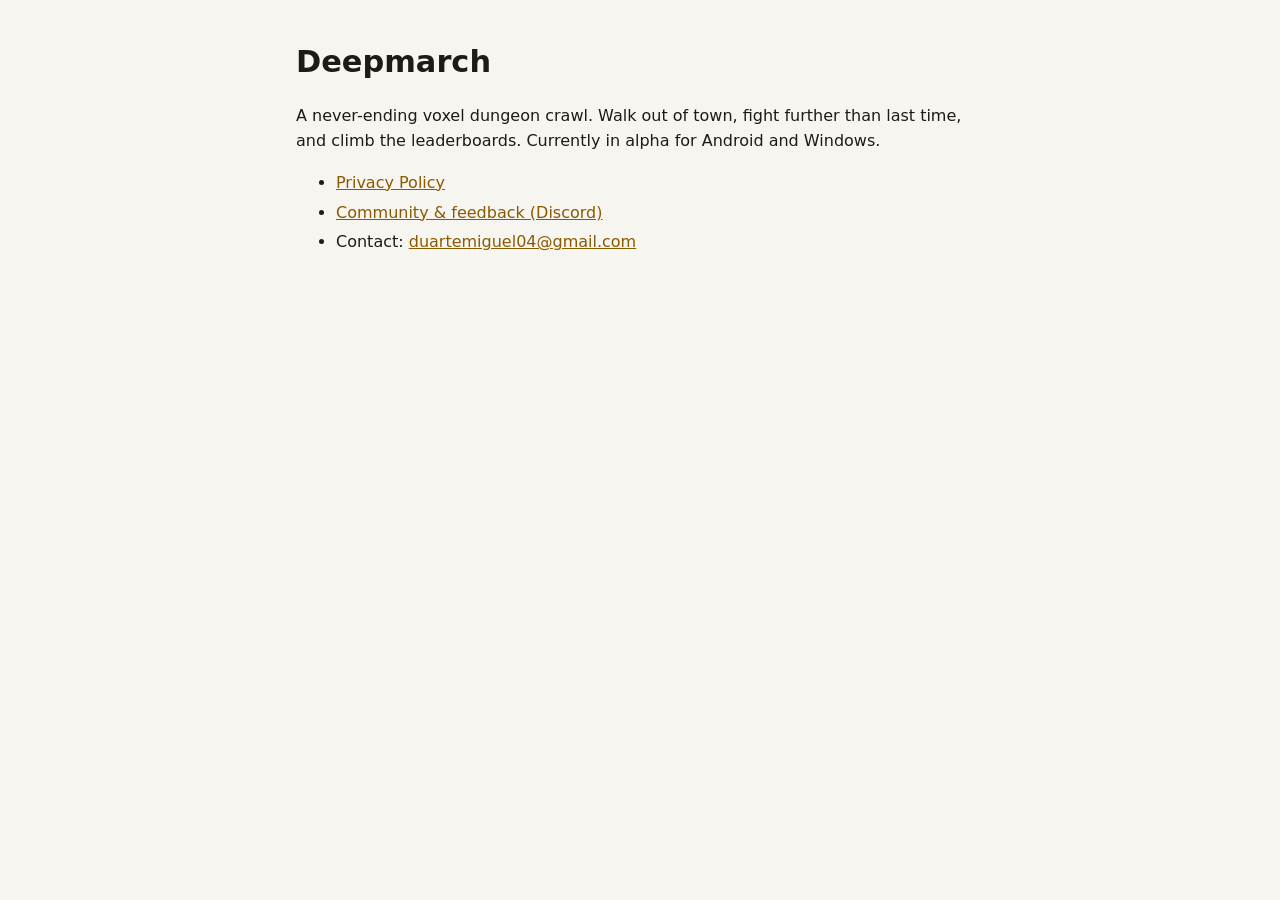
<file: index.html>
<!doctype html>
<html lang="en">
<head>
<meta charset="utf-8">
<meta name="viewport" content="width=device-width, initial-scale=1">
<title>Deepmarch</title>
<link rel="stylesheet" href="style.css">
</head>
<body>
<main>
<h1>Deepmarch</h1>
<p>A never-ending voxel dungeon crawl. Walk out of town, fight further than last time, and climb the leaderboards.
Currently in alpha for Android and Windows.</p>
<ul>
  <li><a href="privacy.html">Privacy Policy</a></li>
  <li><a href="https://discord.gg/96zdN5JEK6">Community &amp; feedback (Discord)</a></li>
  <li>Contact: <a href="mailto:duartemiguel04@gmail.com">duartemiguel04@gmail.com</a></li>
</ul>
</main>
</body>
</html>
</file>
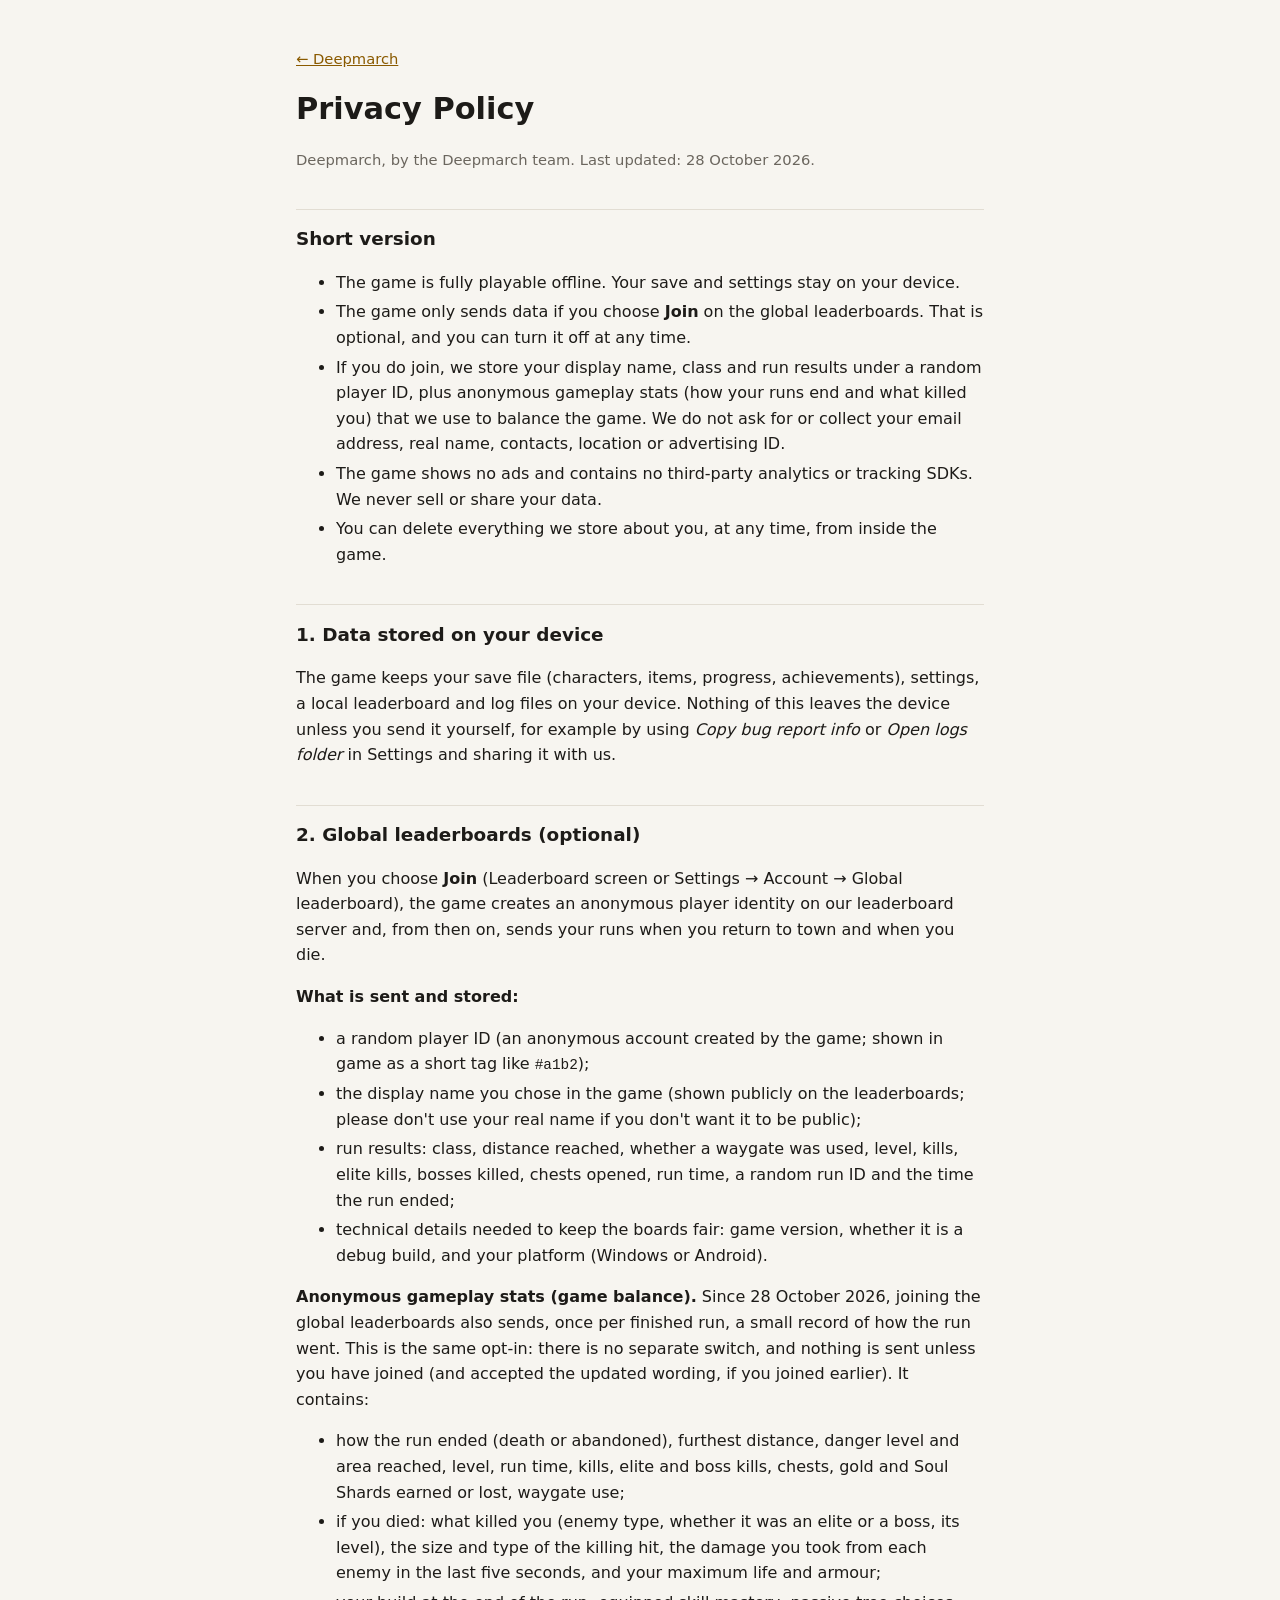
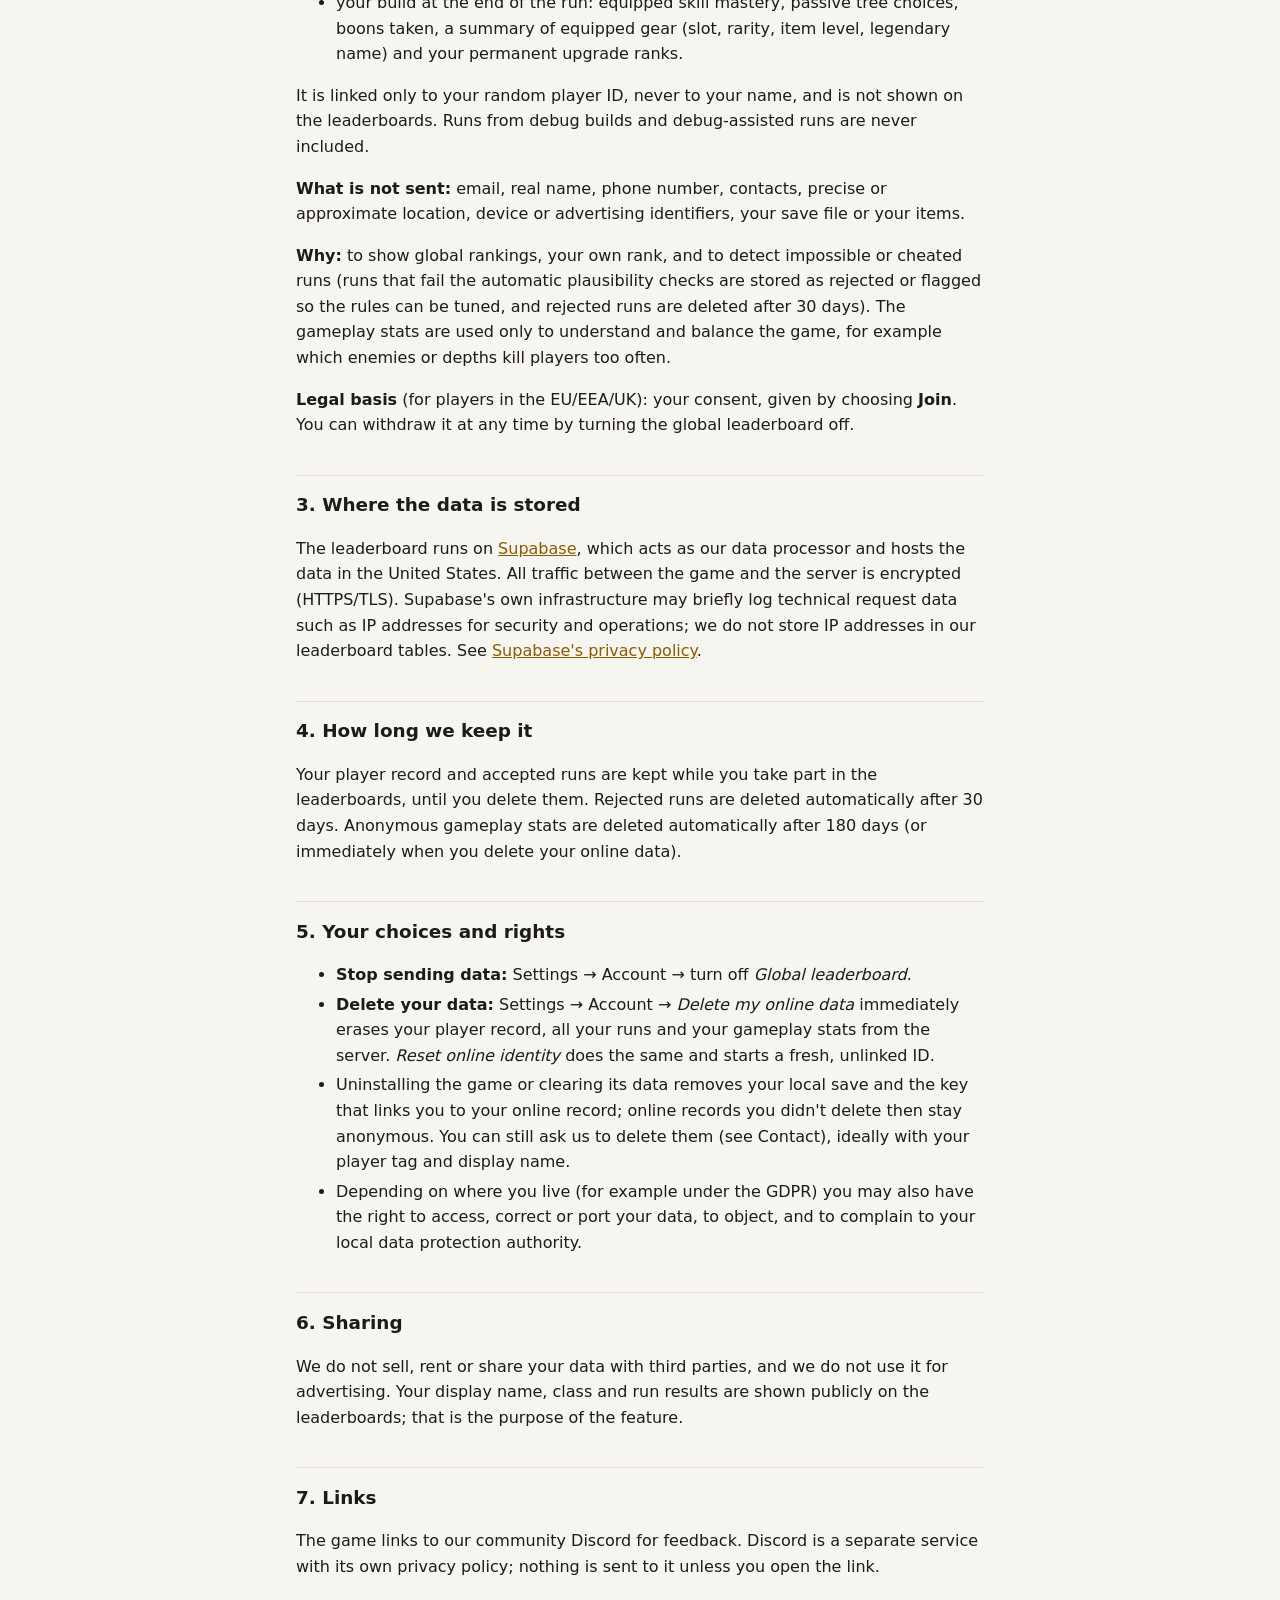
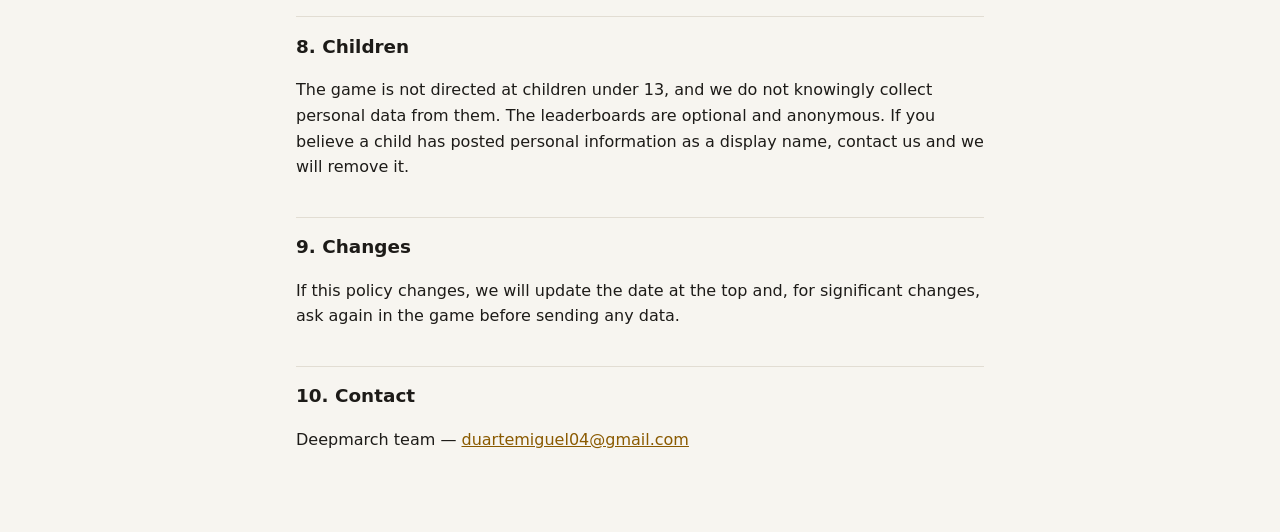
<file: privacy.html>
<!doctype html>
<html lang="en">
<head>
<meta charset="utf-8">
<meta name="viewport" content="width=device-width, initial-scale=1">
<title>Deepmarch - Privacy Policy</title>
<link rel="stylesheet" href="style.css">
</head>
<body>
<main>
<p class="back"><a href="index.html">&larr; Deepmarch</a></p>
<h1>Privacy Policy</h1>
<p class="meta">Deepmarch, by the Deepmarch team. Last updated: 28 October 2026.</p>

<h2>Short version</h2>
<ul>
  <li>The game is fully playable offline. Your save and settings stay on your device.</li>
  <li>The game only sends data if you choose <strong>Join</strong> on the global leaderboards. That is optional, and you
      can turn it off at any time.</li>
  <li>If you do join, we store your display name, class and run results under a random player ID, plus anonymous gameplay
      stats (how your runs end and what killed you) that we use to balance the game. We do not ask for or collect your
      email address, real name, contacts, location or advertising ID.</li>
  <li>The game shows no ads and contains no third-party analytics or tracking SDKs. We never sell or share your data.</li>
  <li>You can delete everything we store about you, at any time, from inside the game.</li>
</ul>

<h2>1. Data stored on your device</h2>
<p>The game keeps your save file (characters, items, progress, achievements), settings, a local leaderboard and log files
on your device. Nothing of this leaves the device unless you send it yourself, for example by using
<em>Copy bug report info</em> or <em>Open logs folder</em> in Settings and sharing it with us.</p>

<h2>2. Global leaderboards (optional)</h2>
<p>When you choose <strong>Join</strong> (Leaderboard screen or Settings &rarr; Account &rarr; Global leaderboard), the game
creates an anonymous player identity on our leaderboard server and, from then on, sends your runs when you return to town
and when you die.</p>
<p><strong>What is sent and stored:</strong></p>
<ul>
  <li>a random player ID (an anonymous account created by the game; shown in game as a short tag like <code>#a1b2</code>);</li>
  <li>the display name you chose in the game (shown publicly on the leaderboards; please don't use your real name if you
      don't want it to be public);</li>
  <li>run results: class, distance reached, whether a waygate was used, level, kills, elite kills, bosses killed, chests
      opened, run time, a random run ID and the time the run ended;</li>
  <li>technical details needed to keep the boards fair: game version, whether it is a debug build, and your platform
      (Windows or Android).</li>
</ul>
<p><strong>Anonymous gameplay stats (game balance).</strong> Since 28 October 2026, joining the global leaderboards also
sends, once per finished run, a small record of how the run went. This is the same opt-in: there is no separate switch, and
nothing is sent unless you have joined (and accepted the updated wording, if you joined earlier). It contains:</p>
<ul>
  <li>how the run ended (death or abandoned), furthest distance, danger level and area reached, level, run time, kills, elite
      and boss kills, chests, gold and Soul Shards earned or lost, waygate use;</li>
  <li>if you died: what killed you (enemy type, whether it was an elite or a boss, its level), the size and type of the
      killing hit, the damage you took from each enemy in the last five seconds, and your maximum life and armour;</li>
  <li>your build at the end of the run: equipped skill mastery, passive tree choices, boons taken, a summary of equipped gear
      (slot, rarity, item level, legendary name) and your permanent upgrade ranks.</li>
</ul>
<p>It is linked only to your random player ID, never to your name, and is not shown on the leaderboards. Runs from debug
builds and debug-assisted runs are never included.</p>
<p><strong>What is not sent:</strong> email, real name, phone number, contacts, precise or approximate location, device or
advertising identifiers, your save file or your items.</p>
<p><strong>Why:</strong> to show global rankings, your own rank, and to detect impossible or cheated runs (runs that fail the
automatic plausibility checks are stored as rejected or flagged so the rules can be tuned, and rejected runs are deleted
after 30 days). The gameplay stats are used only to understand and balance the game, for example which enemies or depths
kill players too often.</p>
<p><strong>Legal basis</strong> (for players in the EU/EEA/UK): your consent, given by choosing <strong>Join</strong>. You can
withdraw it at any time by turning the global leaderboard off.</p>

<h2>3. Where the data is stored</h2>
<p>The leaderboard runs on <a href="https://supabase.com">Supabase</a>, which acts as our data processor and hosts the data in
the United States. All traffic between the game and the server is encrypted (HTTPS/TLS). Supabase's own infrastructure may
briefly log technical request data such as IP addresses for security and operations; we do not store IP addresses in our
leaderboard tables. See <a href="https://supabase.com/privacy">Supabase's privacy policy</a>.</p>

<h2>4. How long we keep it</h2>
<p>Your player record and accepted runs are kept while you take part in the leaderboards, until you delete them. Rejected
runs are deleted automatically after 30 days. Anonymous gameplay stats are deleted automatically after 180 days (or
immediately when you delete your online data).</p>

<h2>5. Your choices and rights</h2>
<ul>
  <li><strong>Stop sending data:</strong> Settings &rarr; Account &rarr; turn off <em>Global leaderboard</em>.</li>
  <li><strong>Delete your data:</strong> Settings &rarr; Account &rarr; <em>Delete my online data</em> immediately erases your
      player record, all your runs and your gameplay stats from the server. <em>Reset online identity</em> does the same and starts a fresh,
      unlinked ID.</li>
  <li>Uninstalling the game or clearing its data removes your local save and the key that links you to your online
      record; online records you didn't delete then stay anonymous. You can still ask us to delete them (see Contact),
      ideally with your player tag and display name.</li>
  <li>Depending on where you live (for example under the GDPR) you may also have the right to access, correct or port your
      data, to object, and to complain to your local data protection authority.</li>
</ul>

<h2>6. Sharing</h2>
<p>We do not sell, rent or share your data with third parties, and we do not use it for advertising. Your display name, class
and run results are shown publicly on the leaderboards; that is the purpose of the feature.</p>

<h2>7. Links</h2>
<p>The game links to our community Discord for feedback. Discord is a separate service with its own privacy policy; nothing
is sent to it unless you open the link.</p>

<h2>8. Children</h2>
<p>The game is not directed at children under 13, and we do not knowingly collect personal data from them. The leaderboards
are optional and anonymous. If you believe a child has posted personal information as a display name, contact us and we will
remove it.</p>

<h2>9. Changes</h2>
<p>If this policy changes, we will update the date at the top and, for significant changes, ask again in the game before
sending any data.</p>

<h2>10. Contact</h2>
<p>Deepmarch team &mdash; <a href="mailto:duartemiguel04@gmail.com">duartemiguel04@gmail.com</a></p>
</main>
</body>
</html>
</file>
<file: style.css>
:root { --bg: #f7f5f0; --fg: #1d1b18; --muted: #6b665e; --link: #8a5a00; --rule: #e2ddd3; }
@media (prefers-color-scheme: dark) {
  :root { --bg: #1b1c20; --fg: #ece8df; --muted: #a49e93; --link: #ffc74d; --rule: #33343a; }
}
* { box-sizing: border-box; }
body { margin: 0; background: var(--bg); color: var(--fg);
  font: 16px/1.6 system-ui, -apple-system, "Segoe UI", Roboto, sans-serif; }
main { max-width: 720px; margin: 0 auto; padding: 32px 16px 64px; }
h1 { font-size: 1.9rem; margin: 0.2em 0 0.3em; }
h2 { font-size: 1.15rem; margin-top: 2em; padding-top: 0.8em; border-top: 1px solid var(--rule); }
a { color: var(--link); }
.meta, .back { color: var(--muted); font-size: 0.92rem; }
code { font-size: 0.9em; }
li { margin: 0.25em 0; }
</file>
